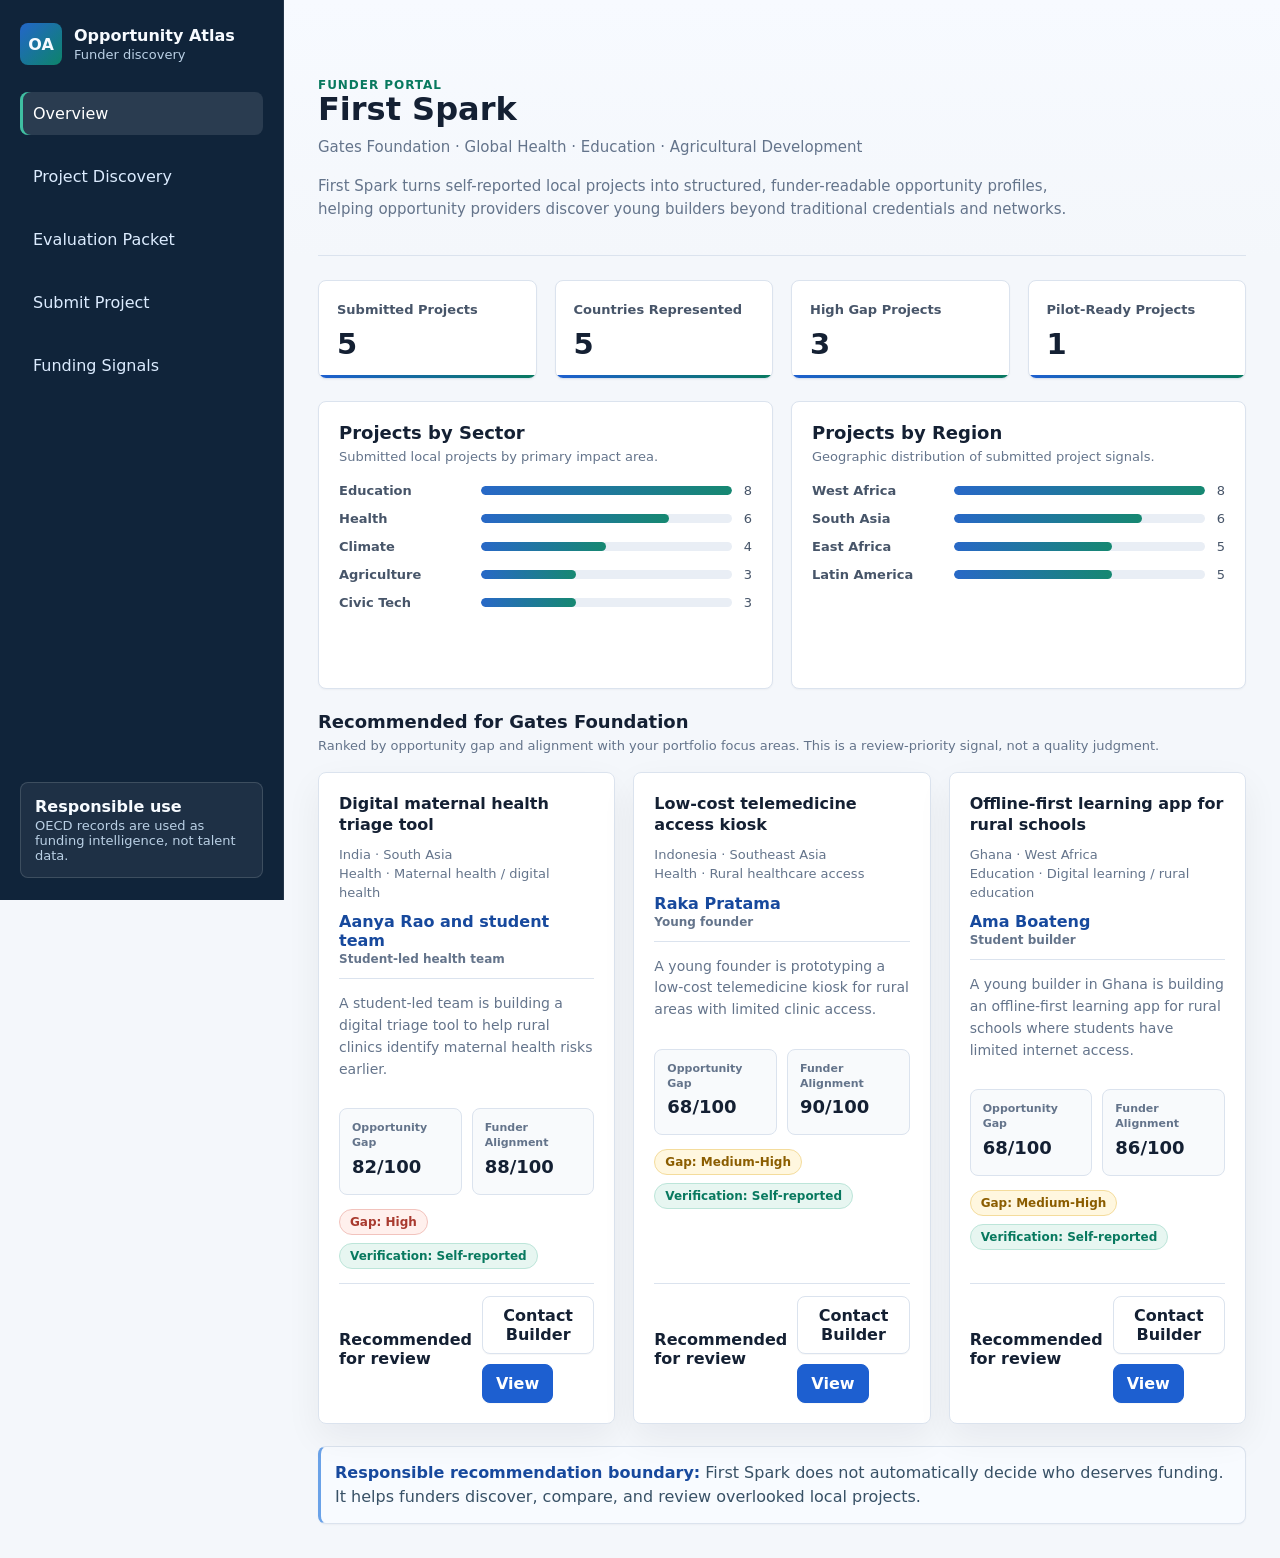
<file: index.html>
<!doctype html>
<html lang="en">
  <head>
    <meta charset="UTF-8" />
    <meta name="viewport" content="width=device-width, initial-scale=1.0" />
    <title>Opportunity Atlas</title>
    <link rel="stylesheet" href="./styles.css" />
  </head>
  <body>
    <aside class="sidebar">
      <div class="brand">
        <div class="brand-mark">OA</div>
        <div>
          <strong>Opportunity Atlas</strong>
          <span>Funder discovery</span>
        </div>
      </div>
      <nav aria-label="Primary">
        <button class="nav-link active" data-page="overview">Overview</button>
        <button class="nav-link" data-page="discovery">Project Discovery</button>
        <button class="nav-link" data-page="detail">Evaluation Packet</button>
        <button class="nav-link" data-page="submit">Submit Project</button>
        <button class="nav-link" data-page="signals">Funding Signals</button>
      </nav>
      <div class="sidebar-note">
        <strong>Responsible use</strong>
        <p>OECD records are used as funding intelligence, not talent data.</p>
      </div>
    </aside>

    <main class="app-shell">
      <section id="overview" class="page active" aria-labelledby="overview-title"></section>
      <section id="discovery" class="page" aria-labelledby="discovery-title"></section>
      <section id="detail" class="page" aria-labelledby="detail-title"></section>
      <section id="submit" class="page" aria-labelledby="submit-title"></section>
      <section id="signals" class="page" aria-labelledby="signals-title"></section>
    </main>

    <script src="./data/oecd-data.js"></script>
    <script src="./app.js"></script>
  </body>
</html>
</file>
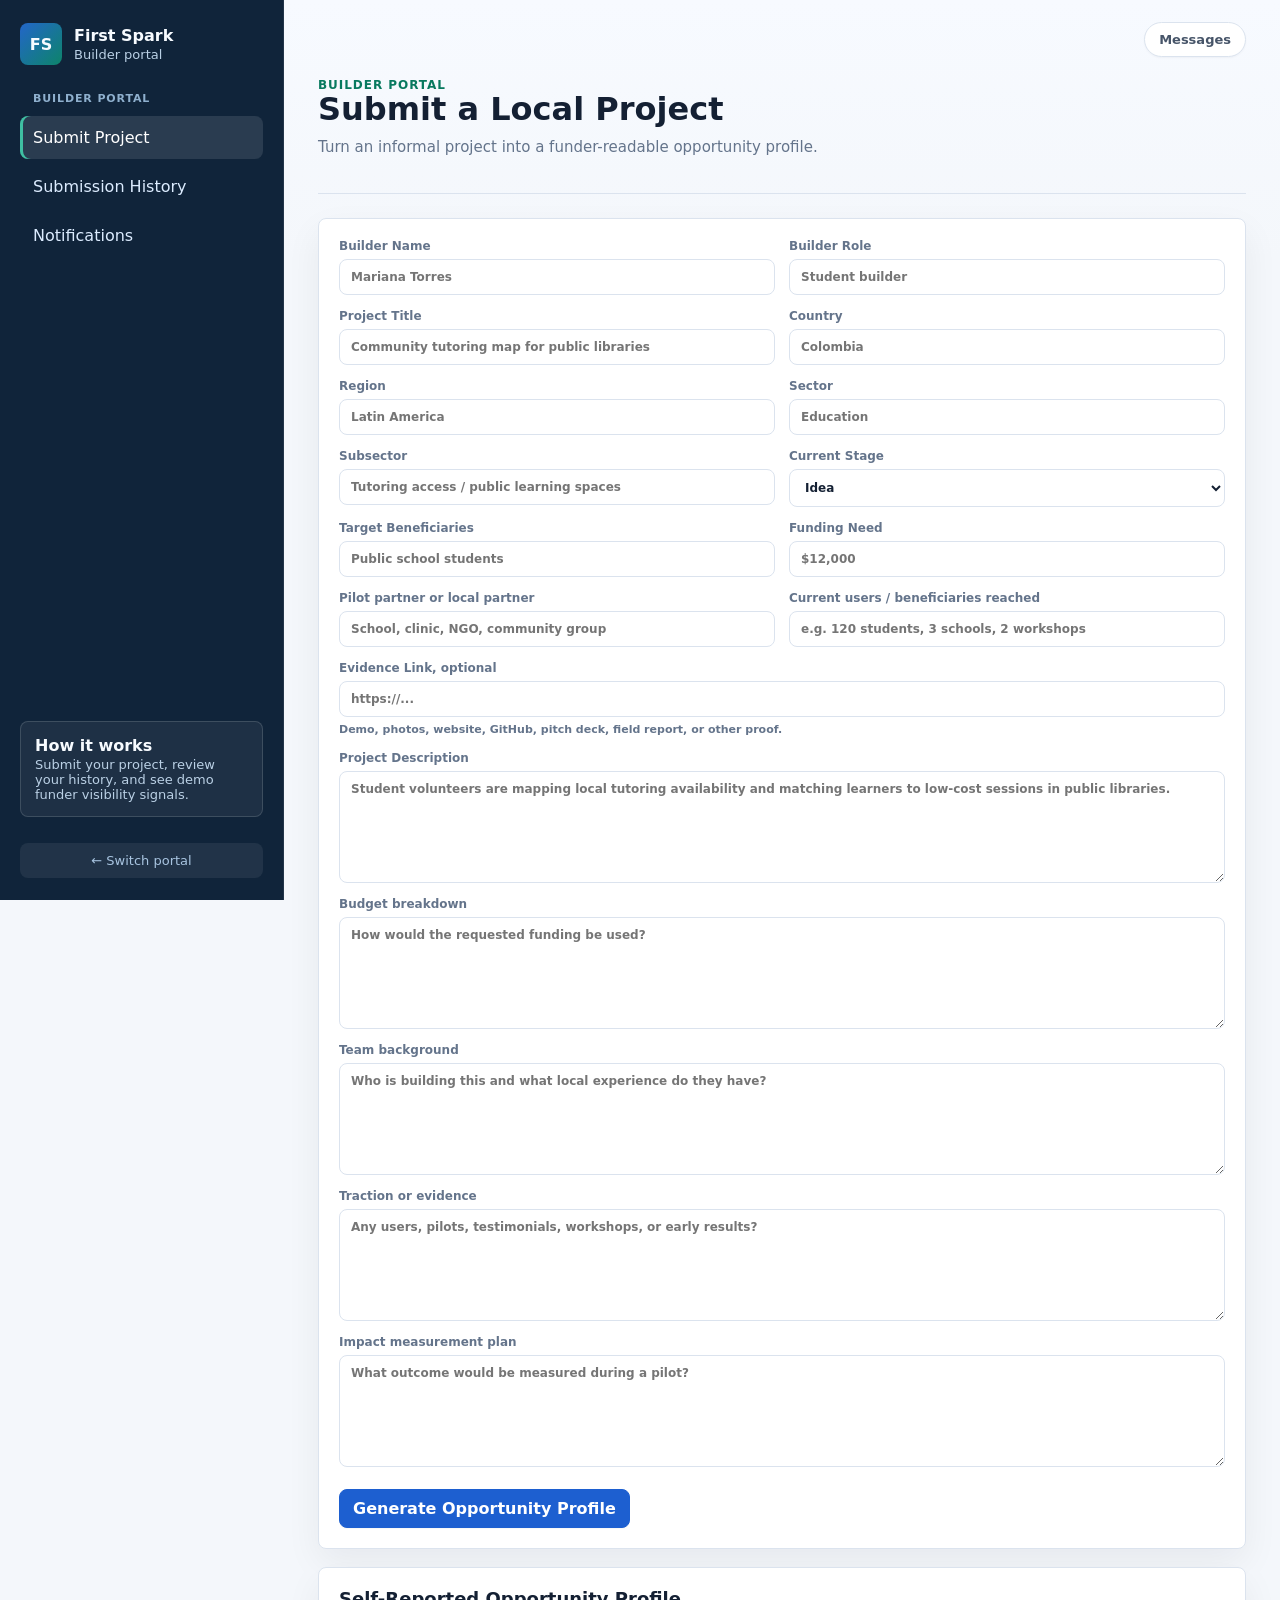
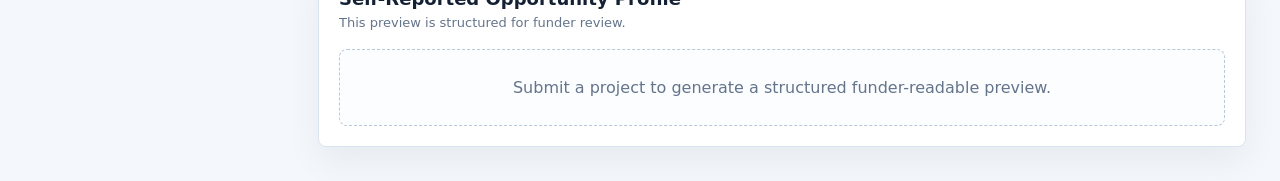
<file: creator/index.html>
<!doctype html>
<html lang="en">
  <head>
    <meta charset="UTF-8" />
    <meta name="viewport" content="width=device-width, initial-scale=1.0" />
    <title>First Spark — Builder Portal</title>
    <link rel="stylesheet" href="../styles.css" />
  </head>
  <body data-portal="builder">
    <aside class="sidebar">
      <div class="brand">
        <div class="brand-mark">FS</div>
        <div>
          <strong>First Spark</strong>
          <span>Builder portal</span>
        </div>
      </div>
      <nav aria-label="Primary">
        <div class="nav-group">
          <span>Builder Portal</span>
          <button class="nav-link active" data-page="submit">Submit Project</button>
          <button class="nav-link" data-page="builder-history">Submission History</button>
          <button class="nav-link" data-page="builder-notifications">Notifications</button>
        </div>
      </nav>
      <div class="sidebar-note">
        <strong>How it works</strong>
        <p>Submit your project, review your history, and see demo funder visibility signals.</p>
      </div>
      <a href="../index.html" style="display:block;padding:10px 14px;border-radius:8px;background:rgba(255,255,255,0.07);color:#a8c4e0;font-size:13px;text-decoration:none;text-align:center;">← Switch portal</a>
    </aside>

    <main class="app-shell">
      <div class="top-tabs" aria-label="Quick tabs">
        <button class="top-tab route-btn" data-page="messages" type="button">Messages</button>
      </div>
      <section id="overview" class="page" aria-labelledby="overview-title"></section>
      <section id="discovery" class="page" aria-labelledby="discovery-title"></section>
      <section id="detail" class="page" aria-labelledby="detail-title"></section>
      <section id="queue" class="page" aria-labelledby="queue-title"></section>
      <section id="signals" class="page" aria-labelledby="signals-title"></section>
      <section id="submit" class="page active" aria-labelledby="submit-title"></section>
      <section id="builder-history" class="page" aria-labelledby="builder-history-title"></section>
      <section id="submission-detail" class="page" aria-labelledby="submission-detail-title"></section>
      <section id="builder-notifications" class="page" aria-labelledby="builder-notifications-title"></section>
      <section id="messages" class="page" aria-labelledby="messages-title"></section>
    </main>

    <script src="../data/oecd-data.js"></script>
    <script>
      // Override default page to builder submit view
      window.__INITIAL_PAGE__ = "submit";
    </script>
    <script src="../app.js"></script>
  </body>
</html>
</file>
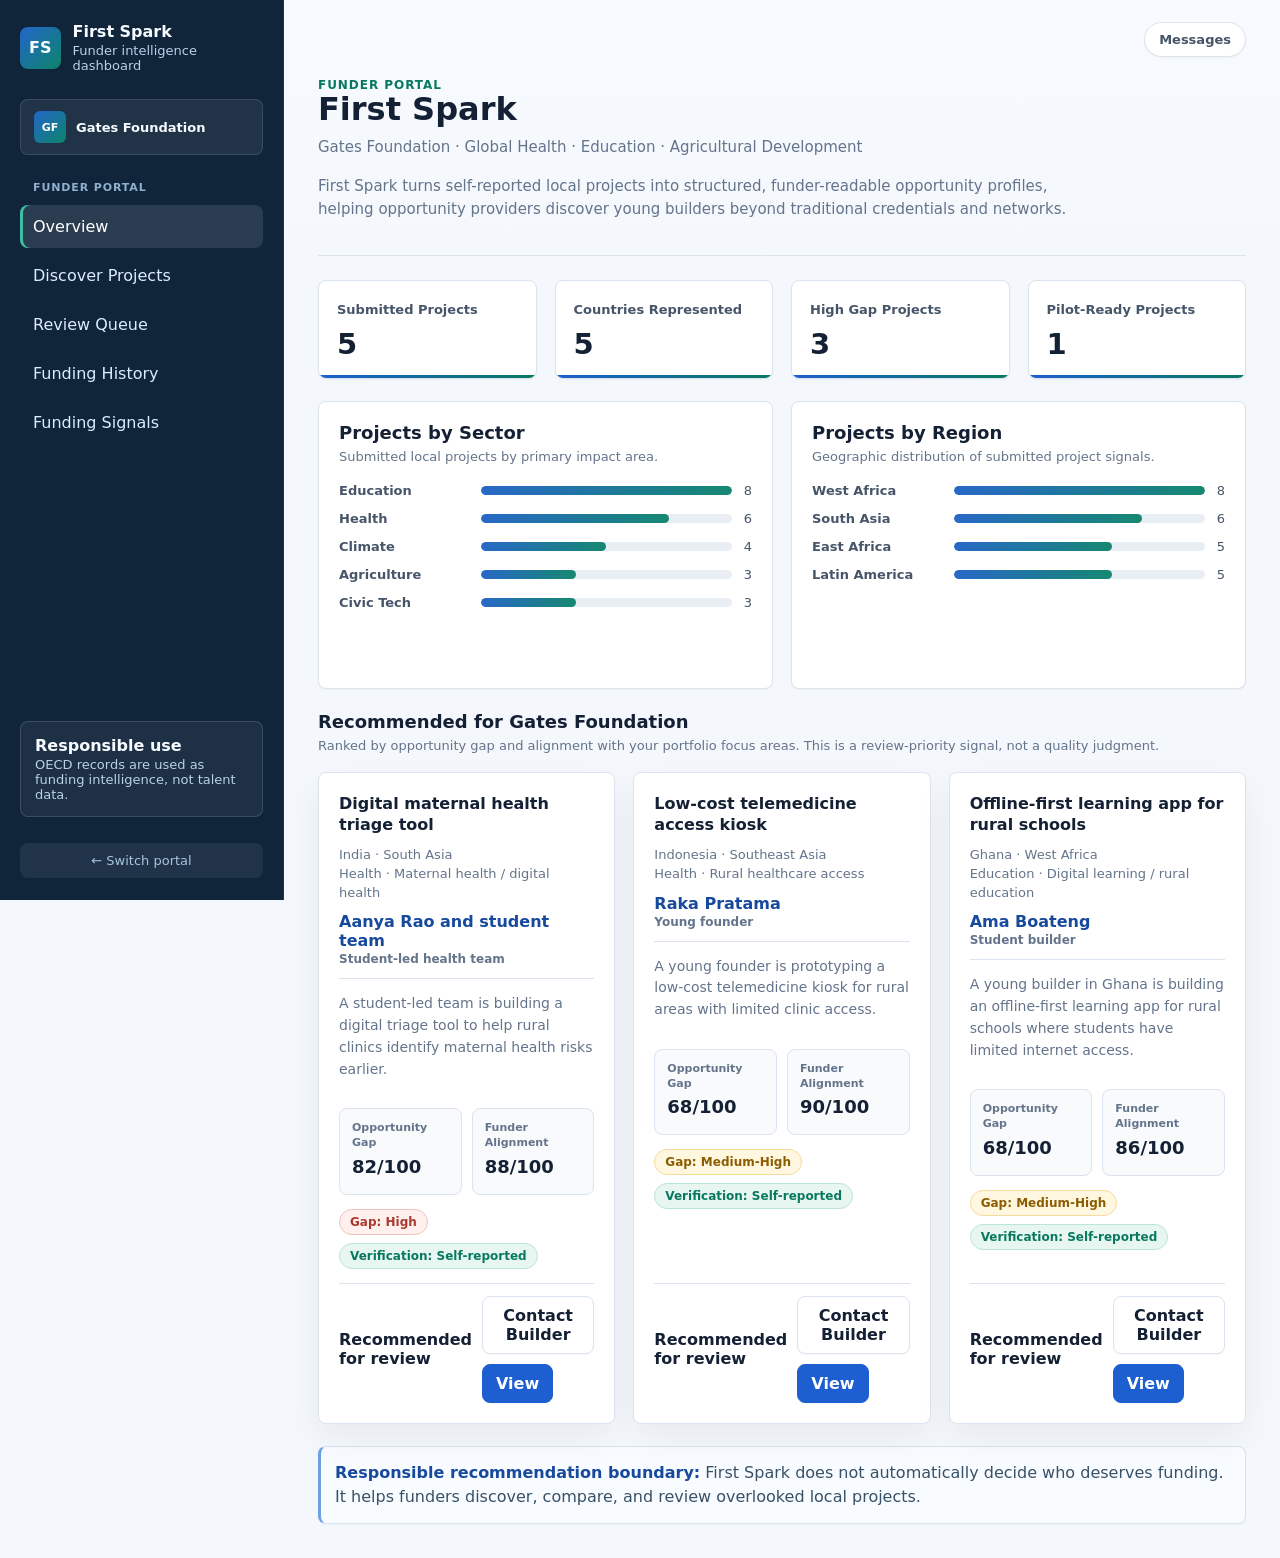
<file: funder/index.html>
<!doctype html>
<html lang="en">
  <head>
    <meta charset="UTF-8" />
    <meta name="viewport" content="width=device-width, initial-scale=1.0" />
    <title>First Spark — Funder Portal</title>
    <link rel="stylesheet" href="../styles.css" />
  </head>
  <body data-portal="funder">
    <aside class="sidebar">
      <div class="brand">
        <div class="brand-mark">FS</div>
        <div>
          <strong>First Spark</strong>
          <span>Funder intelligence dashboard</span>
        </div>
      </div>
      <div class="account-indicator">
        <div class="account-avatar">GF</div>
        <div class="account-info">
          <strong>Gates Foundation</strong>
        </div>
      </div>
      <nav aria-label="Primary">
        <div class="nav-group">
          <span>Funder Portal</span>
          <button class="nav-link active" data-page="overview">Overview</button>
          <button class="nav-link" data-page="discovery">Discover Projects</button>
          <button class="nav-link" data-page="queue">Review Queue</button>
          <button class="nav-link" data-page="funder-history">Funding History</button>
          <button class="nav-link" data-page="signals">Funding Signals</button>
        </div>
      </nav>
      <div class="sidebar-note">
        <strong>Responsible use</strong>
        <p>OECD records are used as funding intelligence, not talent data.</p>
      </div>
      <a href="../index.html" style="display:block;padding:10px 14px;border-radius:8px;background:rgba(255,255,255,0.07);color:#a8c4e0;font-size:13px;text-decoration:none;text-align:center;">← Switch portal</a>
    </aside>

    <main class="app-shell">
      <div class="top-tabs" aria-label="Quick tabs">
        <button class="top-tab route-btn" data-page="messages" type="button">Messages</button>
      </div>
      <section id="overview" class="page active" aria-labelledby="overview-title"></section>
      <section id="discovery" class="page" aria-labelledby="discovery-title"></section>
      <section id="detail" class="page" aria-labelledby="detail-title"></section>
      <section id="builder-profile" class="page" aria-labelledby="builder-profile-title"></section>
      <section id="queue" class="page" aria-labelledby="queue-title"></section>
      <section id="funder-history" class="page" aria-labelledby="funder-history-title"></section>
      <section id="signals" class="page" aria-labelledby="signals-title"></section>
      <section id="messages" class="page" aria-labelledby="messages-title"></section>
      <section id="submit" class="page" aria-labelledby="submit-title"></section>
    </main>

    <script src="../data/oecd-data.js"></script>
    <script src="../app.js"></script>
  </body>
</html>
</file>
<file: styles.css>
:root {
  color-scheme: light;
  --bg: #f4f7fb;
  --panel: #ffffff;
  --panel-soft: #f8fafc;
  --ink: #142033;
  --muted: #64748b;
  --muted-strong: #475569;
  --line: #dbe3ee;
  --line-strong: #cbd5e1;
  --blue: #1d5fd0;
  --blue-dark: #17499d;
  --green: #08795f;
  --green-soft: #e7f6f1;
  --blue-soft: #e8f1ff;
  --amber-soft: #fff7df;
  --amber: #8b5d00;
  --red-soft: #fff0ed;
  --red: #a83a2f;
  --shadow: 0 14px 36px rgba(15, 23, 42, 0.06);
  --shadow-soft: 0 1px 2px rgba(15, 23, 42, 0.04);
  --radius: 8px;
  font-family:
    Inter, ui-sans-serif, system-ui, -apple-system, BlinkMacSystemFont, "Segoe UI",
    sans-serif;
}

* {
  box-sizing: border-box;
}

body {
  margin: 0;
  min-height: 100vh;
  color: var(--ink);
  background:
    linear-gradient(180deg, #f7faff 0, #f4f7fb 260px),
    var(--bg);
}

button,
input,
select,
textarea {
  font: inherit;
}

.sidebar {
  position: fixed;
  inset: 0 auto 0 0;
  width: 284px;
  display: flex;
  flex-direction: column;
  gap: 26px;
  padding: 22px 20px;
  background: #10243a;
  color: #f7fbff;
  border-right: 1px solid rgba(255, 255, 255, 0.08);
}

.brand {
  display: flex;
  gap: 12px;
  align-items: center;
  min-height: 44px;
}

.brand-mark {
  width: 42px;
  height: 42px;
  display: grid;
  place-items: center;
  border-radius: 8px;
  background: linear-gradient(135deg, #2366c9, #0d846a);
  font-weight: 800;
}

.account-indicator {
  display: flex;
  align-items: center;
  gap: 10px;
  padding: 11px 13px;
  border-radius: 8px;
  background: rgba(255, 255, 255, 0.07);
  border: 1px solid rgba(255, 255, 255, 0.12);
}

.account-avatar {
  width: 32px;
  height: 32px;
  border-radius: 6px;
  background: linear-gradient(135deg, #2366c9, #0d846a);
  display: grid;
  place-items: center;
  font-size: 11px;
  font-weight: 800;
  color: #fff;
  flex-shrink: 0;
}

.account-info strong {
  display: block;
  font-size: 13px;
  font-weight: 700;
  color: #f7fbff;
}

.account-info span {
  display: block;
  font-size: 11px;
  color: #8fb0ce;
  margin-top: 1px;
}

.brand span,
.sidebar-note p {
  display: block;
  margin: 2px 0 0;
  color: #bad0e5;
  font-size: 13px;
}

nav {
  display: grid;
  gap: 20px;
}

.nav-group {
  display: grid;
  gap: 6px;
}

.nav-group > span {
  padding: 0 13px 5px;
  color: #8fb0ce;
  font-size: 11px;
  font-weight: 900;
  letter-spacing: 0.08em;
  text-transform: uppercase;
}

.nav-link {
  width: 100%;
  border: 0;
  border-radius: 8px;
  padding: 12px 13px;
  color: #dcecff;
  background: transparent;
  text-align: left;
  cursor: pointer;
}

.nav-link:hover,
.nav-link.active {
  color: #ffffff;
  background: rgba(255, 255, 255, 0.11);
  box-shadow: inset 3px 0 0 #3fbfa2;
}

.sidebar-note {
  margin-top: auto;
  padding: 14px;
  border: 1px solid rgba(255, 255, 255, 0.14);
  border-radius: 8px;
  background: rgba(255, 255, 255, 0.06);
}

.app-shell {
  position: relative;
  margin-left: 284px;
  padding: 78px 34px 34px;
}

.top-tabs {
  position: absolute;
  top: 22px;
  right: 34px;
  display: flex;
  gap: 8px;
  align-items: center;
}

.top-tab {
  border: 1px solid var(--line);
  border-radius: 999px;
  padding: 9px 14px;
  color: var(--muted-strong);
  background: #ffffff;
  font-size: 13px;
  font-weight: 900;
  cursor: pointer;
  box-shadow: var(--shadow-soft);
}

.top-tab:hover,
.top-tab.active {
  color: var(--blue-dark);
  border-color: #b9cef0;
  background: var(--blue-soft);
}

.page {
  display: none;
  max-width: 1320px;
  margin: 0 auto;
}

.page.active {
  display: block;
}

.page-header {
  display: flex;
  justify-content: space-between;
  gap: 24px;
  align-items: flex-start;
  margin-bottom: 24px;
  padding-bottom: 18px;
  border-bottom: 1px solid var(--line);
}

.eyebrow {
  color: var(--green);
  font-size: 12px;
  font-weight: 800;
  letter-spacing: 0.08em;
  text-transform: uppercase;
}

h1,
h2,
h3,
p {
  margin-top: 0;
}

h1 {
  margin-bottom: 8px;
  font-size: 32px;
  line-height: 1.12;
  letter-spacing: 0;
}

h2 {
  margin-bottom: 4px;
  font-size: 18px;
  letter-spacing: 0;
}

h3 {
  margin-bottom: 10px;
  font-size: 16px;
}

.lead {
  max-width: 780px;
  color: var(--muted);
  font-size: 15px;
  line-height: 1.58;
}

.section {
  margin-top: 22px;
}

.grid {
  display: grid;
  gap: 18px;
}

.grid.four {
  grid-template-columns: repeat(4, minmax(0, 1fr));
}

.grid.three {
  grid-template-columns: repeat(3, minmax(0, 1fr));
}

.grid.two {
  grid-template-columns: repeat(2, minmax(0, 1fr));
}

.portal-cards {
  display: grid;
  grid-template-columns: 1.15fr 0.85fr;
  gap: 18px;
  margin-bottom: 22px;
}

.portal-card {
  display: grid;
  gap: 12px;
  align-content: start;
  min-height: 210px;
  box-shadow: var(--shadow);
}

.portal-card.primary {
  border-color: #b9cef0;
  background: linear-gradient(180deg, #ffffff 0, #f7fbff 100%);
}

.portal-card > span {
  color: var(--green);
  font-size: 12px;
  font-weight: 900;
  letter-spacing: 0.08em;
  text-transform: uppercase;
}

.portal-card p {
  max-width: 620px;
  color: var(--muted);
  line-height: 1.55;
}

.portal-card .btn {
  width: fit-content;
  align-self: end;
}

.card,
.kpi,
.filter-panel,
.note-panel {
  border: 1px solid var(--line);
  border-radius: var(--radius);
  background: var(--panel);
  box-shadow: var(--shadow-soft);
}

.card {
  padding: 20px;
}

.card:hover,
.kpi:hover {
  border-color: var(--line-strong);
}

.kpi {
  position: relative;
  overflow: hidden;
  padding: 18px 18px 17px;
}

.kpi span {
  color: var(--muted-strong);
  font-size: 13px;
  font-weight: 800;
}

.kpi strong {
  display: block;
  margin-top: 9px;
  font-size: 29px;
  letter-spacing: 0;
}

.kpi::after {
  content: "";
  position: absolute;
  inset: auto 0 0;
  height: 3px;
  background: linear-gradient(90deg, var(--blue), var(--green));
}

.chart-card {
  min-height: 288px;
  display: flex;
  flex-direction: column;
}

.chart-card > .donut-wrap {
  flex: 1;
}

.workflow {
  display: grid;
  grid-template-columns: repeat(4, minmax(0, 1fr));
  gap: 1px;
  overflow: hidden;
  margin-bottom: 22px;
  border: 1px solid var(--line);
  border-radius: 8px;
  background: var(--line);
  box-shadow: var(--shadow-soft);
}

.workflow article {
  display: flex;
  gap: 12px;
  align-items: flex-start;
  padding: 15px;
  background: #ffffff;
}

.workflow article.active {
  background: #f7fbff;
}

.workflow span {
  width: 28px;
  height: 28px;
  display: grid;
  flex: 0 0 auto;
  place-items: center;
  border: 1px solid var(--line);
  border-radius: 999px;
  color: var(--muted-strong);
  background: #f8fafc;
  font-size: 12px;
  font-weight: 900;
}

.workflow article.active span {
  border-color: #9bc7ee;
  color: #ffffff;
  background: var(--blue);
}

.workflow strong {
  display: block;
  font-size: 14px;
}

.workflow p {
  margin: 4px 0 0;
  color: var(--muted);
  font-size: 12px;
  line-height: 1.4;
}

.section-header {
  display: flex;
  justify-content: space-between;
  gap: 16px;
  align-items: flex-start;
  margin-bottom: 16px;
}

.card-head-row {
  display: flex;
  justify-content: space-between;
  gap: 16px;
  align-items: flex-start;
}

.card-head-row .section-header {
  margin-bottom: 16px;
}

.card-head-row > .btn {
  flex: 0 0 auto;
}

.section-header p {
  margin: 5px 0 0;
  color: var(--muted);
  font-size: 13px;
  line-height: 1.45;
}

.toast {
  margin: -6px 0 18px;
  padding: 13px 15px;
  border: 1px solid #bce5d9;
  border-left: 4px solid var(--green);
  border-radius: 8px;
  color: #175f4e;
  background: #f0fbf7;
  font-weight: 800;
  box-shadow: var(--shadow-soft);
}

.rationale-box,
.evidence-card {
  border-color: var(--line-strong);
}

label small {
  color: var(--muted);
  font-size: 11px;
  font-weight: 650;
  line-height: 1.35;
}

.queue-grid {
  display: grid;
  grid-template-columns: repeat(2, minmax(0, 1fr));
  gap: 18px;
}

.queue-group {
  min-height: 260px;
}

.queue-list {
  display: grid;
  gap: 12px;
  max-height: 460px;
  overflow-y: auto;
  padding-right: 4px;
}

.queue-card {
  position: relative;
  display: grid;
  gap: 12px;
  padding: 14px;
  border: 1px solid var(--line);
  border-radius: 8px;
  background: var(--panel-soft);
}

.queue-card-remove {
  position: absolute;
  top: 10px;
  right: 10px;
  width: 22px;
  height: 22px;
  border: none;
  border-radius: 4px;
  background: transparent;
  color: var(--muted);
  font-size: 16px;
  line-height: 1;
  cursor: pointer;
  display: grid;
  place-items: center;
  padding: 0;
}

.queue-card-remove:hover {
  background: var(--red-soft);
  color: var(--red);
}

.queue-card .btn {
  width: fit-content;
}

.bar-list {
  display: grid;
  gap: 13px;
}

.bar-row {
  display: grid;
  grid-template-columns: minmax(130px, 1fr) 3fr auto;
  gap: 12px;
  align-items: center;
  color: var(--muted-strong);
  font-size: 13px;
}

.bar-track {
  height: 9px;
  overflow: hidden;
  border-radius: 999px;
  background: #e9eef5;
}

.bar-fill {
  height: 100%;
  width: var(--value);
  border-radius: inherit;
  background: linear-gradient(90deg, #2868c7, #168871);
}

/* Vertical bar chart */
.vchart {
  display: flex;
  align-items: flex-end;
  gap: 14px;
  height: 200px;
  padding-top: 28px;
}

.vchart-col {
  flex: 1;
  display: flex;
  flex-direction: column;
  align-items: center;
  gap: 8px;
  height: 100%;
}

.vchart-bar-wrap {
  flex: 1;
  width: 100%;
  display: flex;
  align-items: flex-end;
}

.vchart-bar {
  width: 100%;
  height: var(--h);
  background: linear-gradient(180deg, #2868c7 0%, #168871 100%);
  border-radius: 6px 6px 0 0;
  min-height: 6px;
  transition: opacity 0.15s;
}

.vchart-bar:hover {
  opacity: 0.8;
}

.vchart-amt {
  font-size: 13px;
  font-weight: 700;
  color: var(--ink);
}

.vchart-label {
  font-size: 12px;
  font-weight: 600;
  color: var(--muted);
}

.vchart-delta {
  font-size: 11px;
  font-weight: 600;
  padding: 2px 7px;
  border-radius: 999px;
}

.vchart-up {
  color: var(--green);
  background: var(--green-soft);
}

.vchart-down {
  color: var(--red);
  background: var(--red-soft);
}

/* Line chart */
.lchart-outer {
  padding: 0 16px;
}

.lchart {
  width: 100%;
  height: auto;
  display: block;
  overflow: visible;
}

.lchart-dot {
  fill: #2868c7;
  stroke: var(--panel);
  stroke-width: 2.5;
}

.lchart-amt {
  font: 700 11px/1 system-ui, sans-serif;
  fill: var(--ink);
}

.lchart-lbl {
  font: 500 12px/1 system-ui, sans-serif;
  fill: var(--muted);
}

/* Donut chart */
.donut-wrap {
  display: flex;
  gap: 24px;
  align-items: center;
}

.donut {
  width: 160px;
  height: 160px;
  border-radius: 50%;
  flex-shrink: 0;
  -webkit-mask: radial-gradient(circle, transparent 52px, black 53px);
  mask: radial-gradient(circle, transparent 52px, black 53px);
}

.donut-legend {
  flex: 1;
  display: flex;
  flex-direction: column;
  gap: 7px;
  min-width: 0;
}

.donut-item {
  display: flex;
  align-items: center;
  gap: 8px;
  font-size: 13px;
  min-width: 0;
}

.donut-dot {
  width: 10px;
  height: 10px;
  border-radius: 2px;
  flex-shrink: 0;
}

.donut-name {
  flex: 1;
  min-width: 0;
  overflow: hidden;
  text-overflow: ellipsis;
  white-space: nowrap;
  color: var(--muted-strong);
}

.donut-amt {
  flex-shrink: 0;
  font-size: 12px;
  color: var(--muted);
}

.badge-row {
  display: flex;
  flex-wrap: wrap;
  gap: 8px;
  align-items: center;
}

.badge {
  display: inline-flex;
  align-items: center;
  min-height: 26px;
  border-radius: 999px;
  padding: 4px 10px;
  border: 1px solid transparent;
  color: #264052;
  background: #eef3f8;
  font-size: 12px;
  font-weight: 800;
  white-space: nowrap;
}

.badge.green {
  color: var(--green);
  background: var(--green-soft);
  border-color: #bce5d9;
}

.badge.blue {
  color: var(--blue-dark);
  background: var(--blue-soft);
  border-color: #bfd5ff;
}

.badge.amber {
  color: var(--amber);
  background: var(--amber-soft);
  border-color: #f4dc9c;
}

.badge.red {
  color: var(--red);
  background: var(--red-soft);
  border-color: #f2c3bd;
}

.project-card {
  display: flex;
  min-height: 356px;
  flex-direction: column;
  gap: 14px;
  box-shadow: var(--shadow);
}

.project-card-head {
  padding-bottom: 12px;
  border-bottom: 1px solid var(--line);
}

.project-card h3 {
  line-height: 1.35;
}

.builder-link {
  display: inline-grid;
  gap: 2px;
  margin-top: 10px;
  border: 0;
  padding: 0;
  color: var(--blue-dark);
  background: transparent;
  text-align: left;
  font-weight: 900;
  cursor: pointer;
}

.builder-link:hover {
  text-decoration: underline;
}

.builder-link span {
  color: var(--muted);
  font-size: 12px;
  font-weight: 750;
}

.builder-link.inline {
  margin: 0;
  font-size: inherit;
}

.project-card p {
  color: var(--muted);
  font-size: 14px;
  line-height: 1.55;
}

.recommendation-card {
  position: relative;
}

.metric-stack {
  display: grid;
  grid-template-columns: repeat(2, minmax(0, 1fr));
  gap: 10px;
}

.metric-stack div {
  padding: 12px;
  border: 1px solid var(--line);
  border-radius: 8px;
  background: var(--panel-soft);
}

.metric-stack span,
.metric-stack small {
  display: block;
  color: var(--muted);
  font-size: 11px;
  font-weight: 850;
  line-height: 1.35;
}

.metric-stack strong {
  display: block;
  margin: 5px 0;
  color: var(--ink);
  font-size: 18px;
}

.meta {
  color: var(--muted);
  font-size: 13px;
  line-height: 1.45;
}

.project-facts {
  display: grid;
  grid-template-columns: repeat(2, minmax(0, 1fr));
  gap: 10px;
  margin: 0;
}

.project-facts div {
  padding: 11px;
  border: 1px solid var(--line);
  border-radius: 8px;
  background: var(--panel-soft);
}

.project-facts dt {
  color: var(--muted);
  font-size: 11px;
  font-weight: 800;
  text-transform: uppercase;
}

.project-facts dd {
  margin: 5px 0 0;
  color: var(--ink);
  font-size: 13px;
  font-weight: 800;
}

.card-footer {
  display: flex;
  gap: 10px;
  align-items: center;
  justify-content: space-between;
  margin-top: auto;
  padding-top: 12px;
  border-top: 1px solid var(--line);
}

.money {
  color: var(--ink);
  font-weight: 800;
}

.btn {
  border: 1px solid var(--line);
  border-radius: 8px;
  min-height: 39px;
  padding: 9px 13px;
  color: var(--ink);
  background: #ffffff;
  font-weight: 800;
  cursor: pointer;
  box-shadow: 0 1px 1px rgba(15, 23, 42, 0.03);
}

.btn:hover {
  border-color: #b5c6d9;
  background: #f8fbff;
}

.btn.primary {
  border-color: var(--blue);
  color: #ffffff;
  background: var(--blue);
}

.btn.primary:hover {
  background: var(--blue-dark);
}

.filter-panel {
  display: grid;
  grid-template-columns: repeat(6, minmax(130px, 1fr));
  gap: 12px;
  padding: 16px;
  box-shadow: var(--shadow);
}

label {
  display: grid;
  gap: 6px;
  color: var(--muted);
  font-size: 12px;
  font-weight: 800;
}

select,
input,
textarea {
  width: 100%;
  border: 1px solid var(--line);
  border-radius: 8px;
  padding: 10px 11px;
  color: var(--ink);
  background: #ffffff;
  font-weight: 650;
}

select:focus,
input:focus,
textarea:focus {
  outline: 3px solid rgba(29, 95, 208, 0.13);
  border-color: #8fb4ef;
}

textarea {
  min-height: 112px;
  resize: vertical;
}

.detail-layout {
  display: grid;
  grid-template-columns: 1.05fr 0.95fr;
  gap: 18px;
}

.packet-strip {
  display: grid;
  grid-template-columns: repeat(4, minmax(0, 1fr));
  gap: 1px;
  overflow: hidden;
  border: 1px solid var(--line);
  border-radius: 8px;
  background: var(--line);
  box-shadow: var(--shadow);
}

.packet-strip article {
  padding: 16px;
  background: #ffffff;
}

.packet-strip span {
  display: block;
  color: var(--muted);
  font-size: 12px;
  font-weight: 800;
  text-transform: uppercase;
}

.packet-strip strong {
  display: block;
  margin-top: 7px;
  font-size: 15px;
}

.act-panel {
  display: grid;
  grid-template-columns: minmax(0, 1fr) auto;
  gap: 22px;
  align-items: start;
  padding: 20px;
  border: 1px solid var(--line);
  border-radius: 8px;
  background: #ffffff;
  box-shadow: var(--shadow);
}

.act-actions {
  display: flex;
  flex-wrap: wrap;
  gap: 10px;
  justify-content: flex-end;
}

.profile-grid {
  display: grid;
  grid-template-columns: repeat(2, minmax(0, 1fr));
  gap: 12px;
}

.field {
  padding: 12px;
  border: 1px solid #edf2f7;
  border-radius: 8px;
  background: var(--panel-soft);
}

.field.full {
  grid-column: 1 / -1;
}

.field.full strong {
  white-space: pre-wrap;
  word-break: break-word;
  line-height: 1.55;
}

.field span {
  display: block;
  color: var(--muted);
  font-size: 12px;
  font-weight: 800;
}

.field strong {
  display: block;
  margin-top: 5px;
}

.card-detail-block {
  padding: 16px;
  border: 1px solid var(--line);
  border-radius: 8px;
  background: var(--panel-soft);
}

.card-detail-block span {
  display: block;
  color: var(--muted);
  font-size: 12px;
  font-weight: 900;
  text-transform: uppercase;
}

.card-detail-block p {
  margin: 8px 0 0;
  color: var(--muted-strong);
  line-height: 1.6;
}

.field.green {
  border-color: #bce5d9;
  background: var(--green-soft);
}
.field.green strong { color: var(--green); }

.field.blue {
  border-color: #bfd5ff;
  background: var(--blue-soft);
}
.field.blue strong { color: var(--blue-dark); }

.field.amber {
  border-color: #f4dc9c;
  background: var(--amber-soft);
}
.field.amber strong { color: var(--amber); }

.field.red {
  border-color: #f2c3bd;
  background: var(--red-soft);
}
.field.red strong { color: var(--red); }

.split-list {
  display: grid;
  grid-template-columns: repeat(2, minmax(0, 1fr));
  gap: 14px;
}

.readiness-summary {
  display: grid;
  grid-template-columns: repeat(4, minmax(0, 1fr));
  gap: 10px;
}

.readiness-summary div {
  padding: 14px;
  border: 1px solid var(--line);
  border-radius: 8px;
  background: var(--panel-soft);
}

.readiness-summary span {
  display: block;
  color: var(--muted);
  font-size: 11px;
  font-weight: 900;
  text-transform: uppercase;
}

.readiness-summary strong {
  display: block;
  margin-top: 6px;
  font-size: 16px;
}

.readiness-grid {
  display: grid;
  grid-template-columns: repeat(2, minmax(0, 1fr));
  gap: 14px;
}

.readiness-grid > div {
  padding: 16px;
  border: 1px solid var(--line);
  border-radius: 8px;
  background: #ffffff;
}

.chip-list {
  display: flex;
  flex-wrap: wrap;
  gap: 8px;
}

.chip {
  display: inline-flex;
  align-items: center;
  min-height: 28px;
  border: 1px solid var(--line);
  border-radius: 999px;
  padding: 5px 10px;
  color: var(--muted-strong);
  background: var(--panel-soft);
  font-size: 12px;
  font-weight: 850;
}

.chip.green {
  color: var(--green);
  border-color: #bce5d9;
  background: var(--green-soft);
}

.chip.amber {
  color: var(--amber);
  border-color: #f4dc9c;
  background: var(--amber-soft);
}

.question-grid {
  display: grid;
  grid-template-columns: repeat(5, minmax(0, 1fr));
  gap: 10px;
}

.question-grid span {
  display: grid;
  gap: 7px;
  min-height: 96px;
  padding: 12px;
  border: 1px solid var(--line);
  border-radius: 8px;
  color: var(--muted-strong);
  background: var(--panel-soft);
  font-size: 13px;
  font-weight: 800;
  line-height: 1.35;
}

.question-grid b {
  width: 26px;
  height: 26px;
  display: grid;
  place-items: center;
  border-radius: 999px;
  color: #ffffff;
  background: var(--blue);
  font-size: 12px;
}

ul,
ol {
  margin: 0;
  padding-left: 20px;
  color: var(--muted-strong);
  line-height: 1.65;
}

.table-wrap {
  overflow-x: auto;
  border: 1px solid var(--line);
  border-radius: 8px;
  box-shadow: inset 0 1px 0 rgba(255, 255, 255, 0.7);
}

.funding-table-section {
  margin-top: 30px;
  padding-top: 22px;
  border-top: 1px solid var(--line);
}

table {
  width: 100%;
  border-collapse: collapse;
  min-width: 760px;
  background: #ffffff;
}

th,
td {
  padding: 13px 14px;
  border-bottom: 1px solid var(--line);
  text-align: left;
  vertical-align: top;
}

th {
  color: #41546a;
  background: #f4f7fb;
  font-size: 12px;
  letter-spacing: 0.03em;
  text-transform: uppercase;
}

td {
  color: #273449;
  font-size: 13px;
  line-height: 1.45;
}

tbody tr:hover td {
  background: #fbfdff;
}

tr:last-child td {
  border-bottom: 0;
}

.note-panel {
  padding: 14px;
  color: #385166;
  background: #f8fbff;
  border-left: 3px solid #6aa2e8;
  line-height: 1.5;
}

.note-panel strong {
  color: var(--blue-dark);
}

.form-grid {
  display: grid;
  grid-template-columns: repeat(2, minmax(0, 1fr));
  gap: 14px;
  align-items: start;
}

.builder-shell,
.builder-submit-grid {
  max-width: 1040px;
}

.builder-dashboard {
  max-width: 1180px;
}

.builder-panels {
  display: grid;
  grid-template-columns: minmax(0, 1.05fr) minmax(320px, 0.95fr);
  gap: 18px;
  align-items: start;
}

.builder-submit-grid {
  display: grid;
  grid-template-columns: minmax(0, 1fr);
  gap: 18px;
}

.builder-shell .card,
.builder-submit-grid .card {
  box-shadow: var(--shadow);
}

.form-grid .wide {
  grid-column: 1 / -1;
}

.history-list,
.notification-list {
  display: grid;
  gap: 12px;
}

.history-item {
  display: grid;
  gap: 13px;
  padding: 15px;
  border: 1px solid var(--line);
  border-radius: 8px;
  background: var(--panel-soft);
}

.history-item h3,
.notification-item h3 {
  margin-bottom: 5px;
}

.activity-stats {
  display: grid;
  grid-template-columns: repeat(4, minmax(0, 1fr));
  gap: 10px;
}

.activity-stats div {
  padding: 11px;
  border: 1px solid var(--line);
  border-radius: 8px;
  background: #ffffff;
}

.activity-stats span {
  display: block;
  color: var(--muted);
  font-size: 11px;
  font-weight: 900;
  text-transform: uppercase;
}

.activity-stats strong {
  display: block;
  margin-top: 5px;
  font-size: 13px;
  line-height: 1.35;
}

.action-row {
  display: flex;
  flex-wrap: wrap;
  gap: 10px;
}

.edit-amount-btn {
  border: none;
  background: none;
  padding: 0 4px;
  font-size: 11px;
  font-weight: 700;
  color: var(--blue);
  cursor: pointer;
  vertical-align: middle;
}

.edit-amount-btn:hover {
  text-decoration: underline;
}

/* Fund modal */
.modal-overlay {
  position: fixed;
  inset: 0;
  background: rgba(15, 23, 42, 0.45);
  display: flex;
  align-items: center;
  justify-content: center;
  z-index: 1000;
}

.modal-card {
  background: var(--panel);
  border-radius: 12px;
  padding: 32px;
  width: 100%;
  max-width: 420px;
  box-shadow: 0 24px 60px rgba(10, 20, 40, 0.22);
  display: flex;
  flex-direction: column;
  gap: 16px;
}

.modal-card h2 {
  margin: 0;
  font-size: 20px;
}

.modal-card p {
  margin: 0;
  color: var(--muted);
  font-size: 14px;
  line-height: 1.5;
}

.modal-card label {
  display: flex;
  flex-direction: column;
  gap: 6px;
  font-size: 13px;
  font-weight: 700;
  color: var(--muted-strong);
}

.modal-card input {
  border: 1px solid var(--line);
  border-radius: 8px;
  padding: 10px 12px;
  font-size: 15px;
  background: var(--panel-soft);
  color: var(--ink);
  outline: none;
}

.modal-card input:focus {
  border-color: var(--blue);
  box-shadow: 0 0 0 3px var(--blue-soft);
}

.modal-actions {
  display: flex;
  gap: 10px;
  justify-content: flex-end;
}

a.btn {
  display: inline-flex;
  align-items: center;
  justify-content: center;
  text-decoration: none;
}

.notification-item {
  display: grid;
  grid-template-columns: auto minmax(0, 1fr);
  gap: 12px;
  padding: 14px;
  border: 1px solid var(--line);
  border-radius: 8px;
  background: #ffffff;
}

.notification-dot {
  width: 10px;
  height: 10px;
  margin-top: 8px;
  border-radius: 999px;
  background: linear-gradient(135deg, var(--blue), var(--green));
}

.notification-topline {
  display: flex;
  flex-wrap: wrap;
  gap: 8px;
  align-items: center;
  margin-bottom: 8px;
}

.notification-item p {
  margin: 0;
  color: var(--muted);
  font-size: 13px;
  line-height: 1.5;
}

.messages-shell {
  display: grid;
  grid-template-columns: minmax(280px, 0.38fr) minmax(0, 1fr);
  gap: 18px;
  align-items: start;
}

.thread-list,
.message-panel {
  min-height: 520px;
}

.thread-item {
  width: 100%;
  display: grid;
  gap: 5px;
  margin-bottom: 10px;
  border: 1px solid var(--line);
  border-radius: 8px;
  padding: 12px;
  color: var(--ink);
  background: var(--panel-soft);
  text-align: left;
  cursor: pointer;
}

.thread-item:hover,
.thread-item.active {
  border-color: #b9cef0;
  background: #f4f8ff;
}

.thread-item span,
.thread-item p {
  margin: 0;
  color: var(--muted);
  font-size: 12px;
  line-height: 1.4;
}

.message-header {
  display: flex;
  justify-content: space-between;
  gap: 16px;
  align-items: flex-start;
  padding-bottom: 15px;
  border-bottom: 1px solid var(--line);
}

.message-list {
  display: grid;
  gap: 12px;
  min-height: 320px;
  padding: 18px 0;
}

.message-bubble {
  max-width: 74%;
  padding: 12px 14px;
  border: 1px solid var(--line);
  border-radius: 8px;
  background: var(--panel-soft);
}

.message-bubble.mine {
  justify-self: end;
  border-color: #bfd5ff;
  background: var(--blue-soft);
}

.message-bubble.theirs {
  justify-self: start;
  border-color: #bce5d9;
  background: var(--green-soft);
}

.message-bubble.system {
  max-width: 100%;
  color: var(--muted-strong);
  background: #ffffff;
}

.message-bubble span {
  display: block;
  margin-bottom: 5px;
  color: var(--muted);
  font-size: 11px;
  font-weight: 900;
  text-transform: uppercase;
}

.message-bubble p {
  margin: 0;
  line-height: 1.5;
}

.message-form {
  display: grid;
  grid-template-columns: minmax(0, 1fr) auto;
  gap: 10px;
  padding-top: 14px;
  border-top: 1px solid var(--line);
}

.preview {
  display: none;
}

.preview.active {
  display: block;
}

.empty {
  padding: 28px;
  border: 1px dashed #b9c8d8;
  border-radius: 8px;
  color: var(--muted);
  background: #fbfdff;
  text-align: center;
}

@media (max-width: 1080px) {
  .sidebar {
    position: static;
    width: auto;
  }

  .app-shell {
    margin-left: 0;
    padding: 74px 22px 22px;
  }

  .top-tabs {
    top: 18px;
    right: 22px;
  }

  nav {
    grid-template-columns: repeat(2, minmax(0, 1fr));
    align-items: start;
  }

  .grid.four,
  .grid.three,
  .portal-cards,
  .queue-grid,
  .builder-panels,
  .detail-layout,
  .filter-panel,
  .packet-strip,
  .workflow,
  .act-panel,
  .readiness-summary,
  .readiness-grid,
  .question-grid,
  .messages-shell {
    grid-template-columns: repeat(2, minmax(0, 1fr));
  }
}

@media (max-width: 720px) {
  .page-header {
    display: block;
  }

  nav,
  .grid.four,
  .grid.three,
  .grid.two,
  .portal-cards,
  .queue-grid,
  .detail-layout,
  .filter-panel,
  .packet-strip,
  .workflow,
  .act-panel,
  .activity-stats,
  .profile-grid,
  .split-list,
  .readiness-summary,
  .readiness-grid,
  .question-grid,
  .metric-stack,
  .messages-shell,
  .message-form,
  .form-grid,
  .project-facts {
    grid-template-columns: 1fr;
  }

  .message-bubble {
    max-width: 100%;
  }

  .act-actions {
    justify-content: flex-start;
  }

  h1 {
    font-size: 28px;
  }

  .bar-row {
    grid-template-columns: 1fr;
    gap: 6px;
  }

  .card-head-row {
    display: grid;
  }
}
</file>
